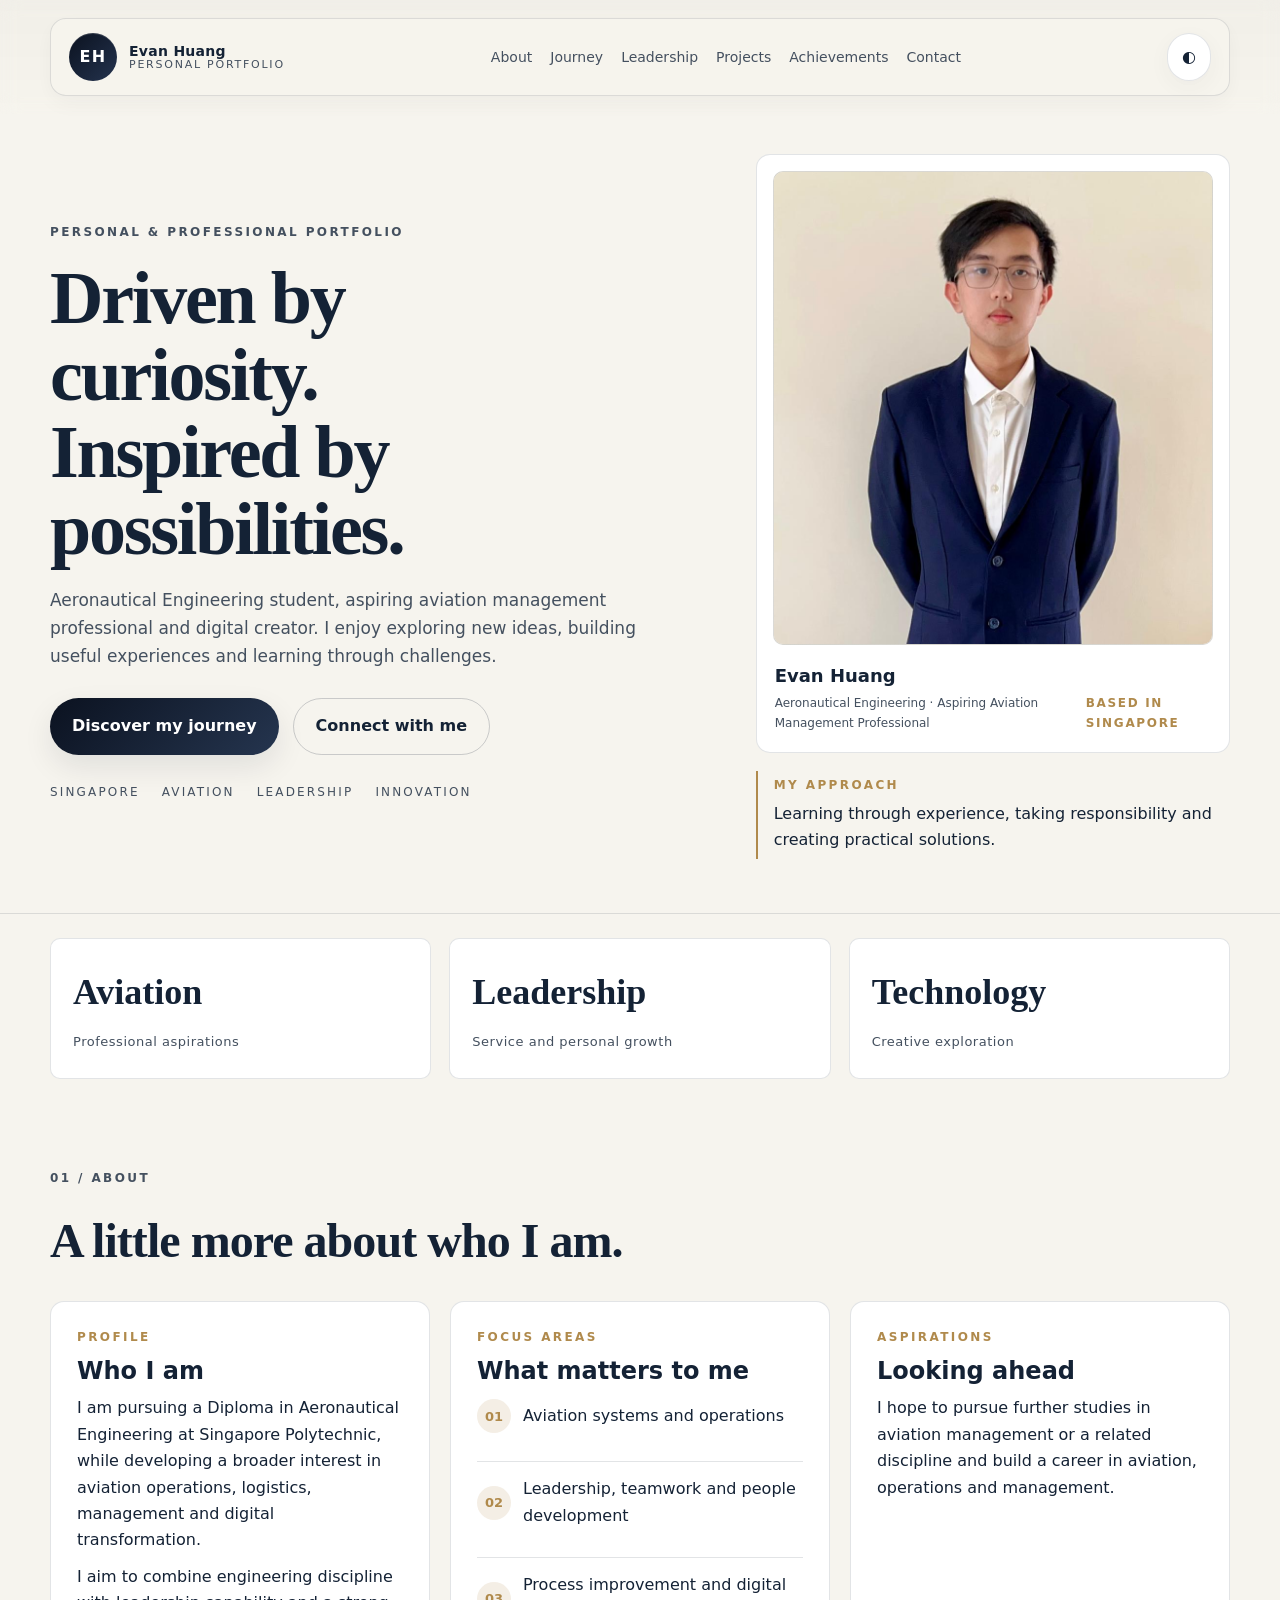
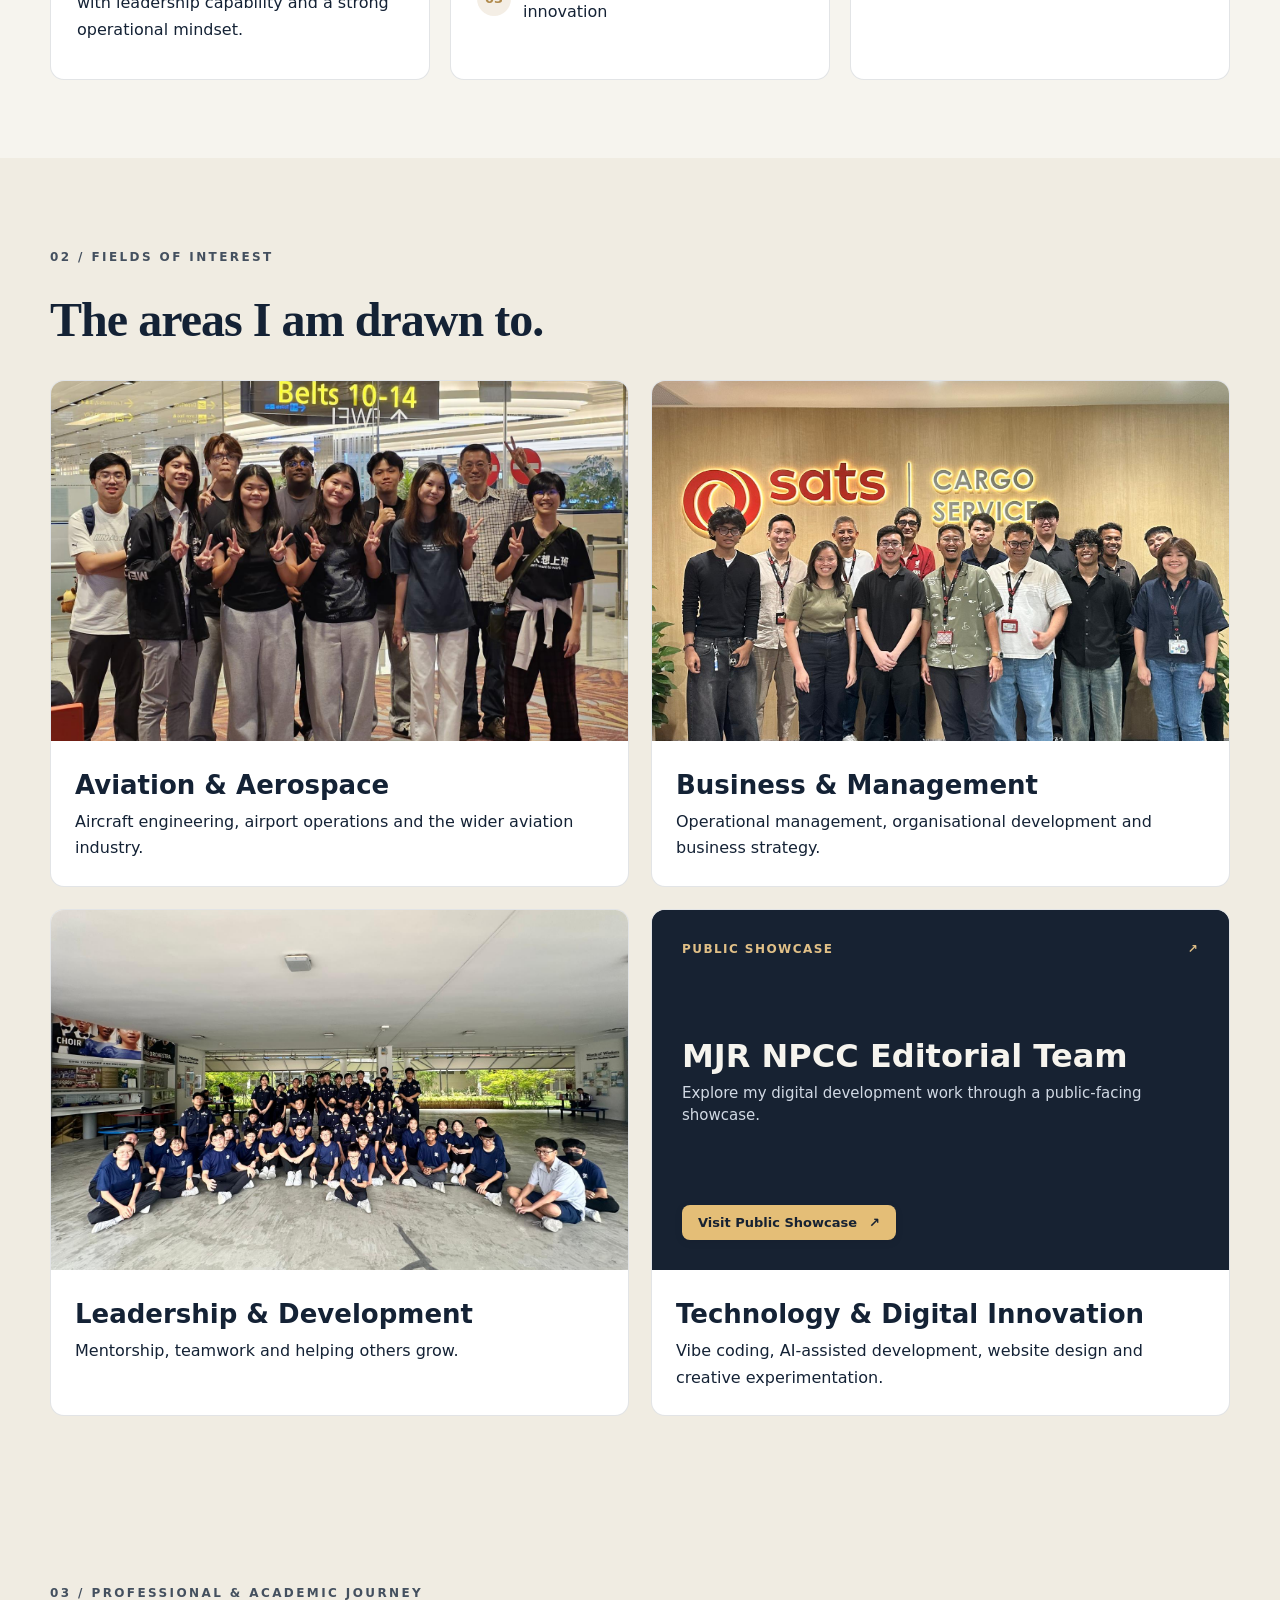
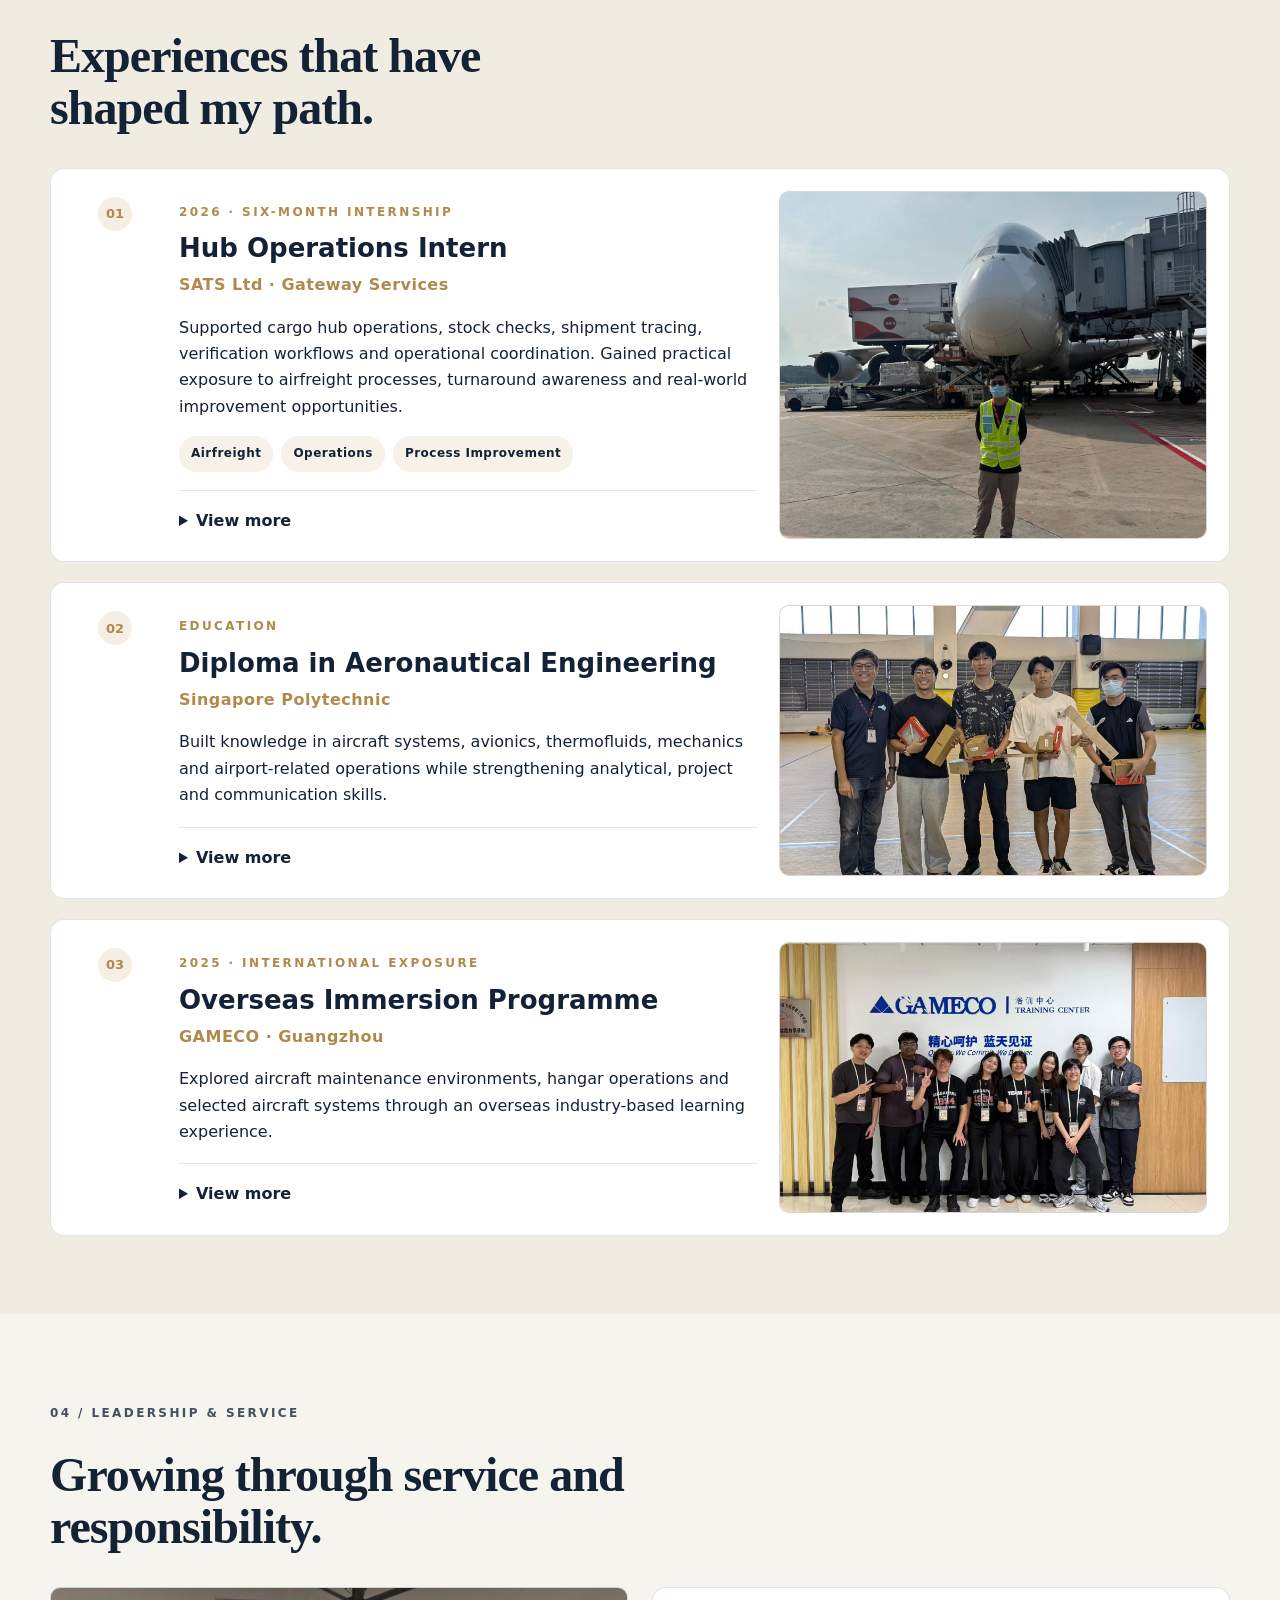
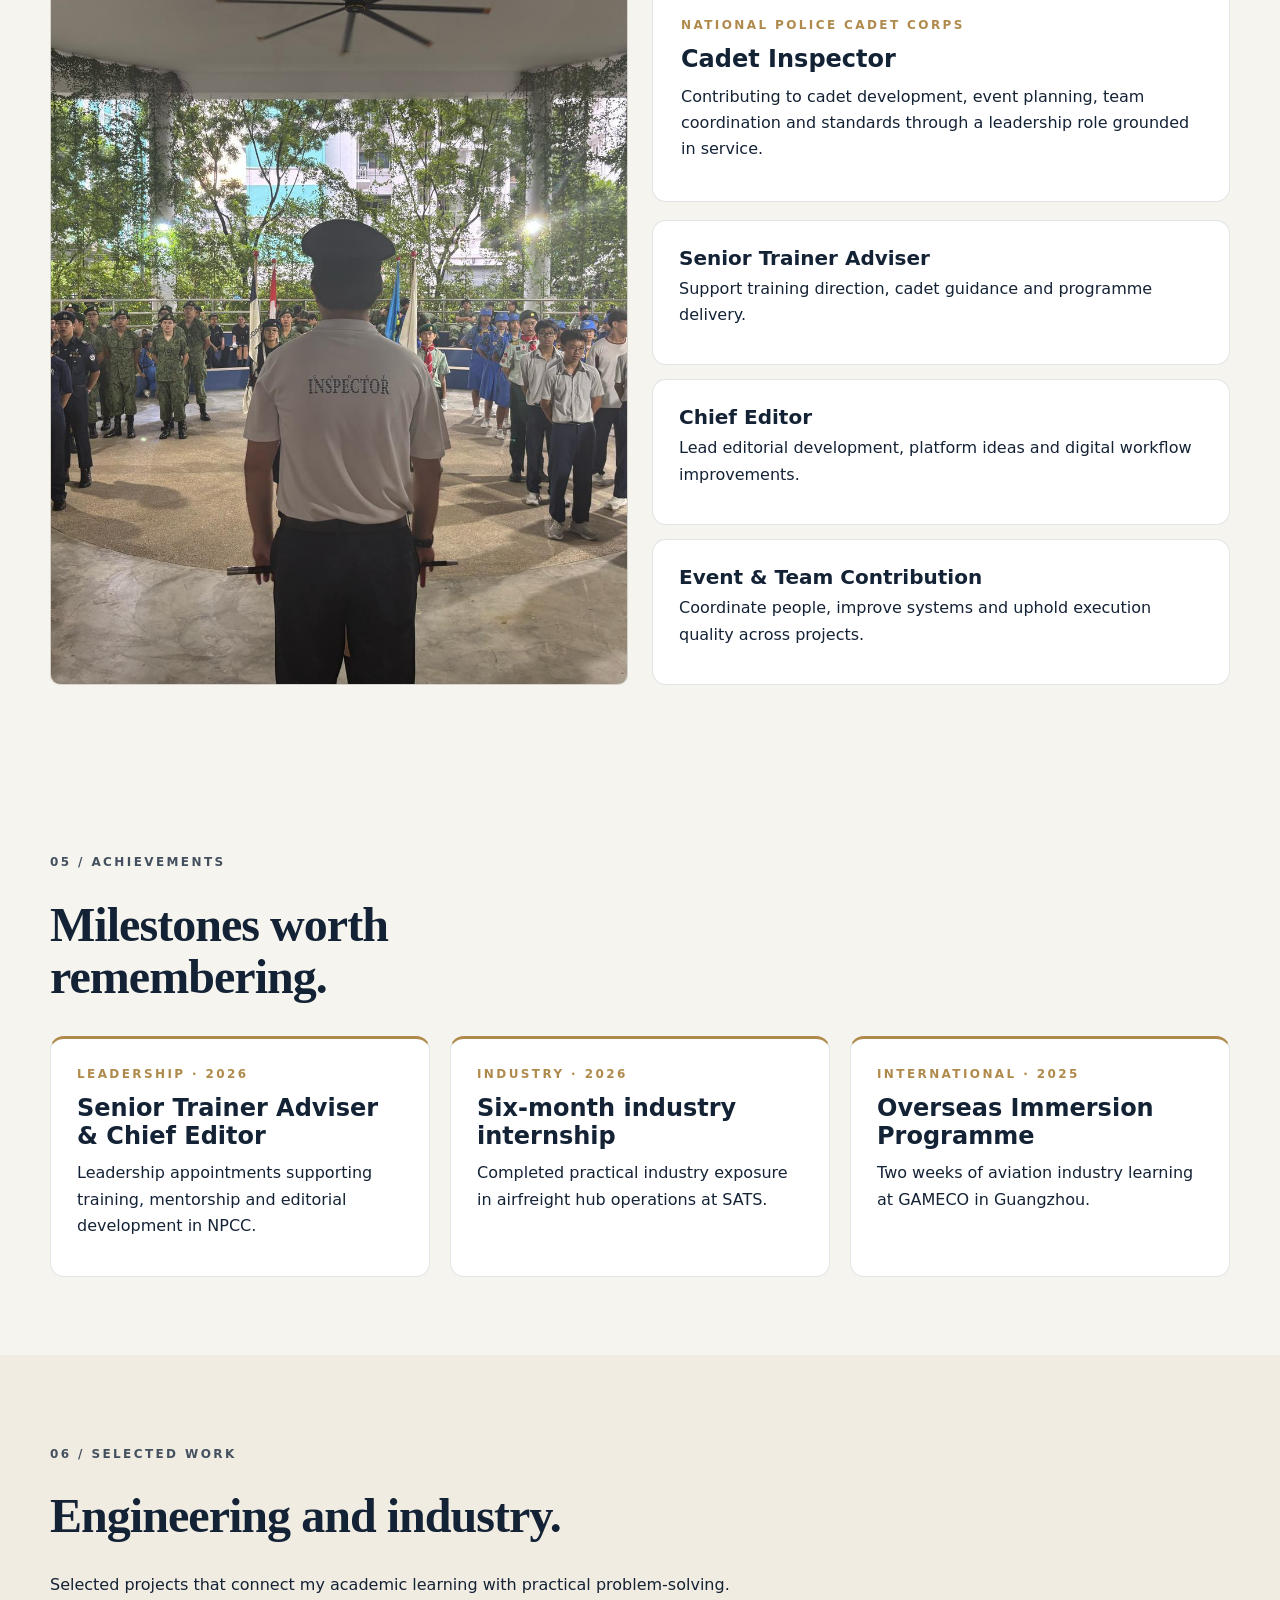
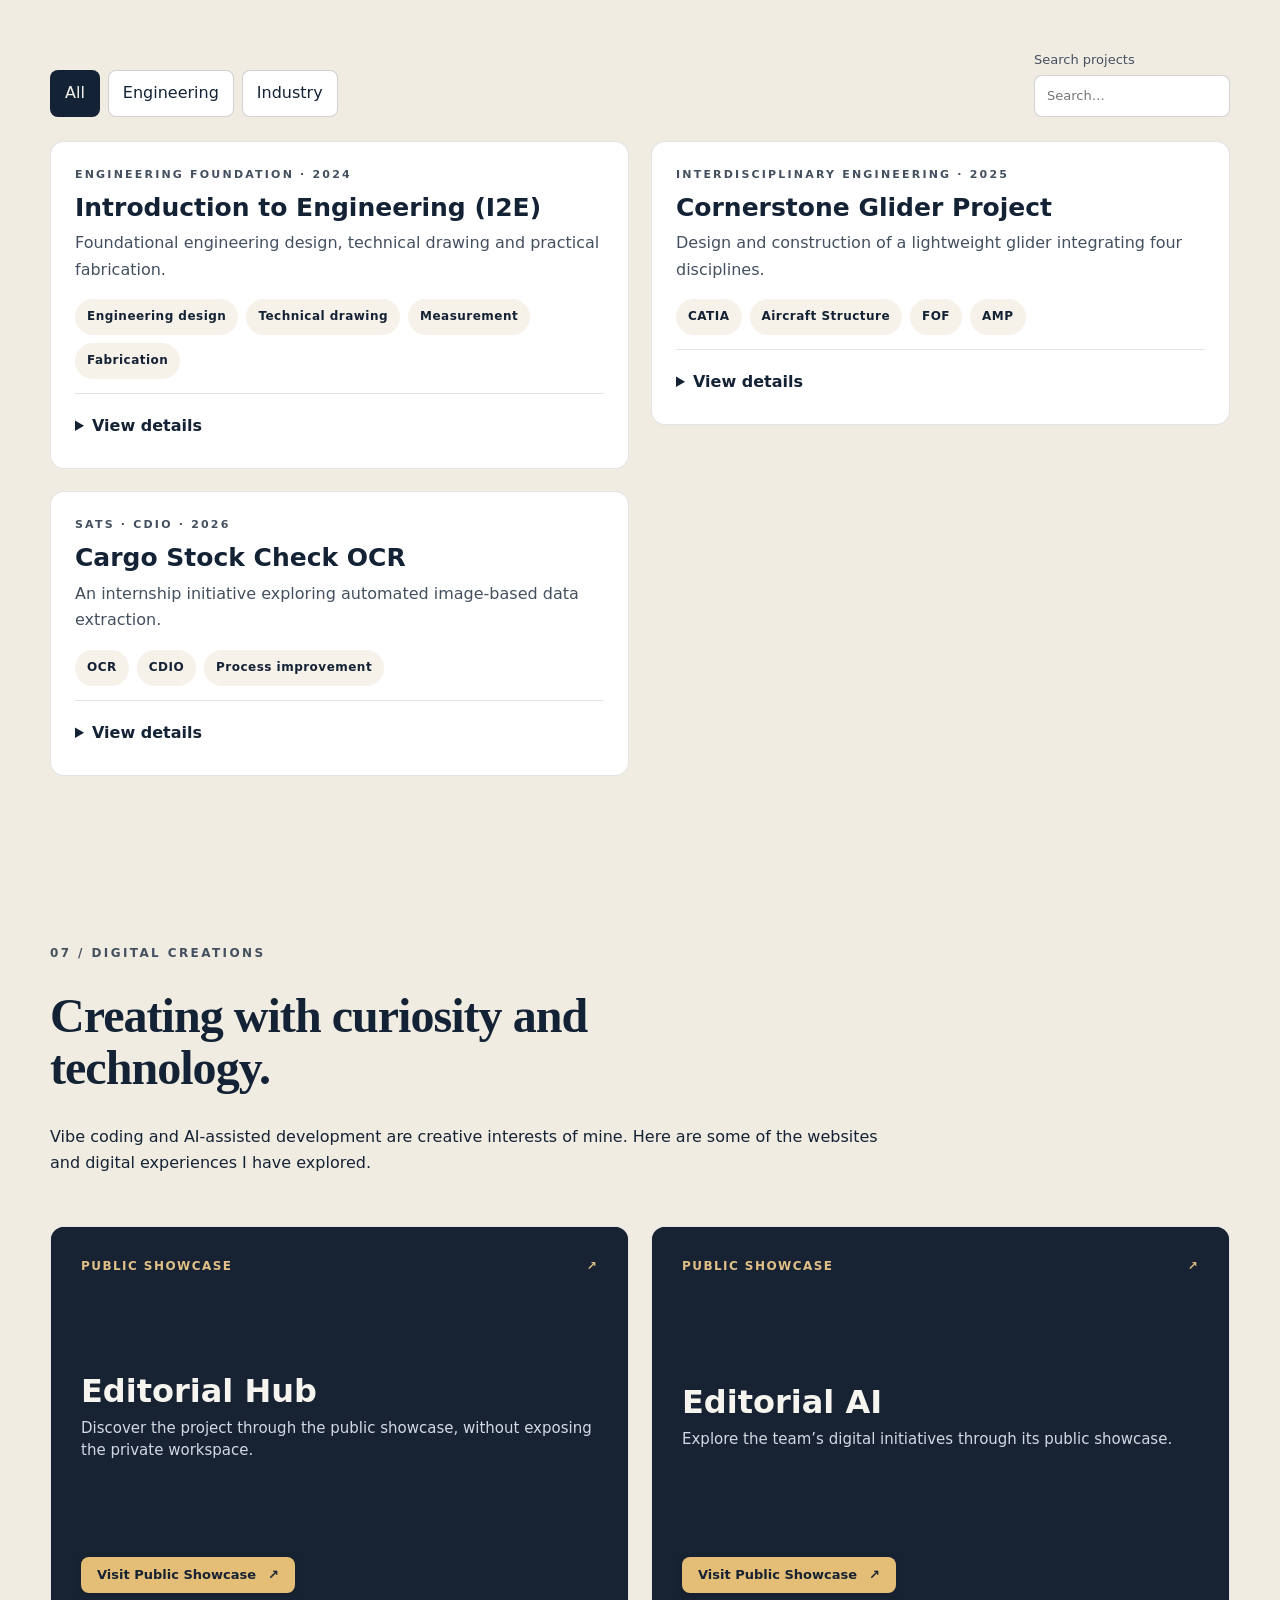
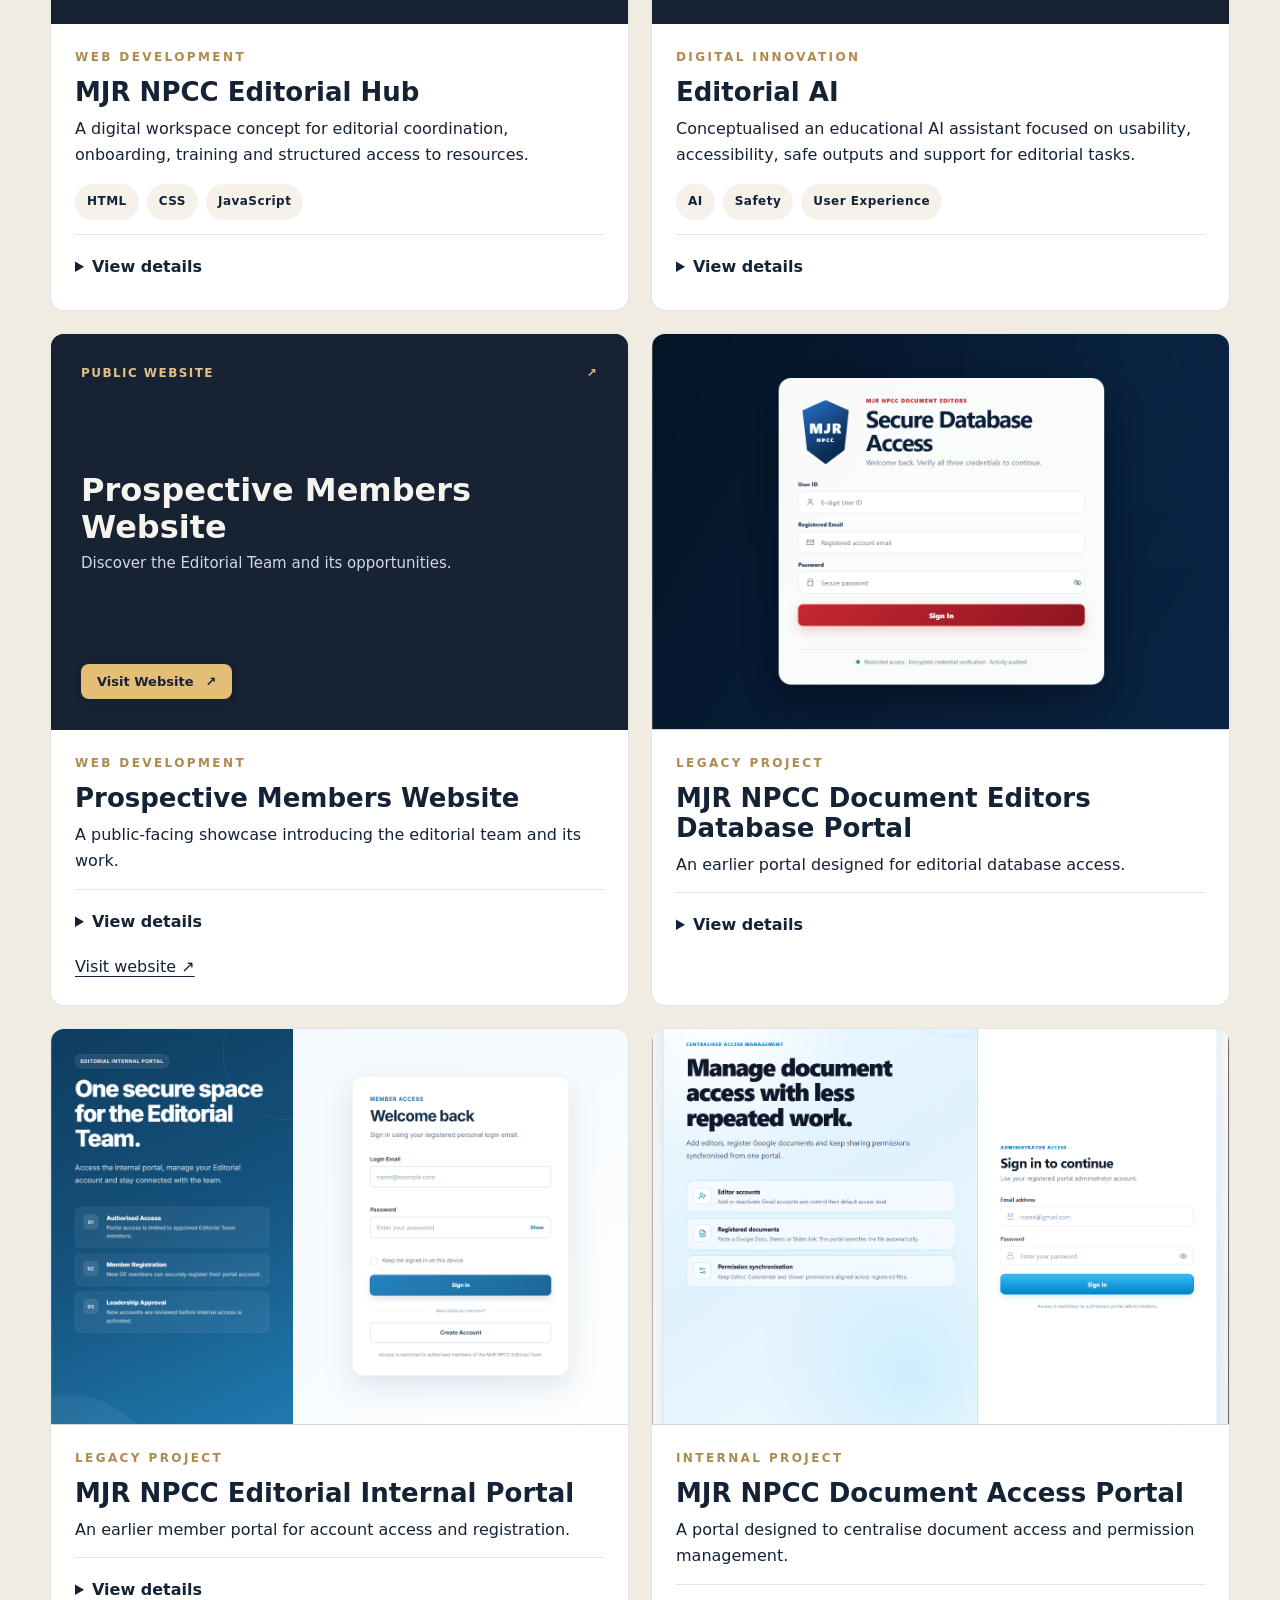
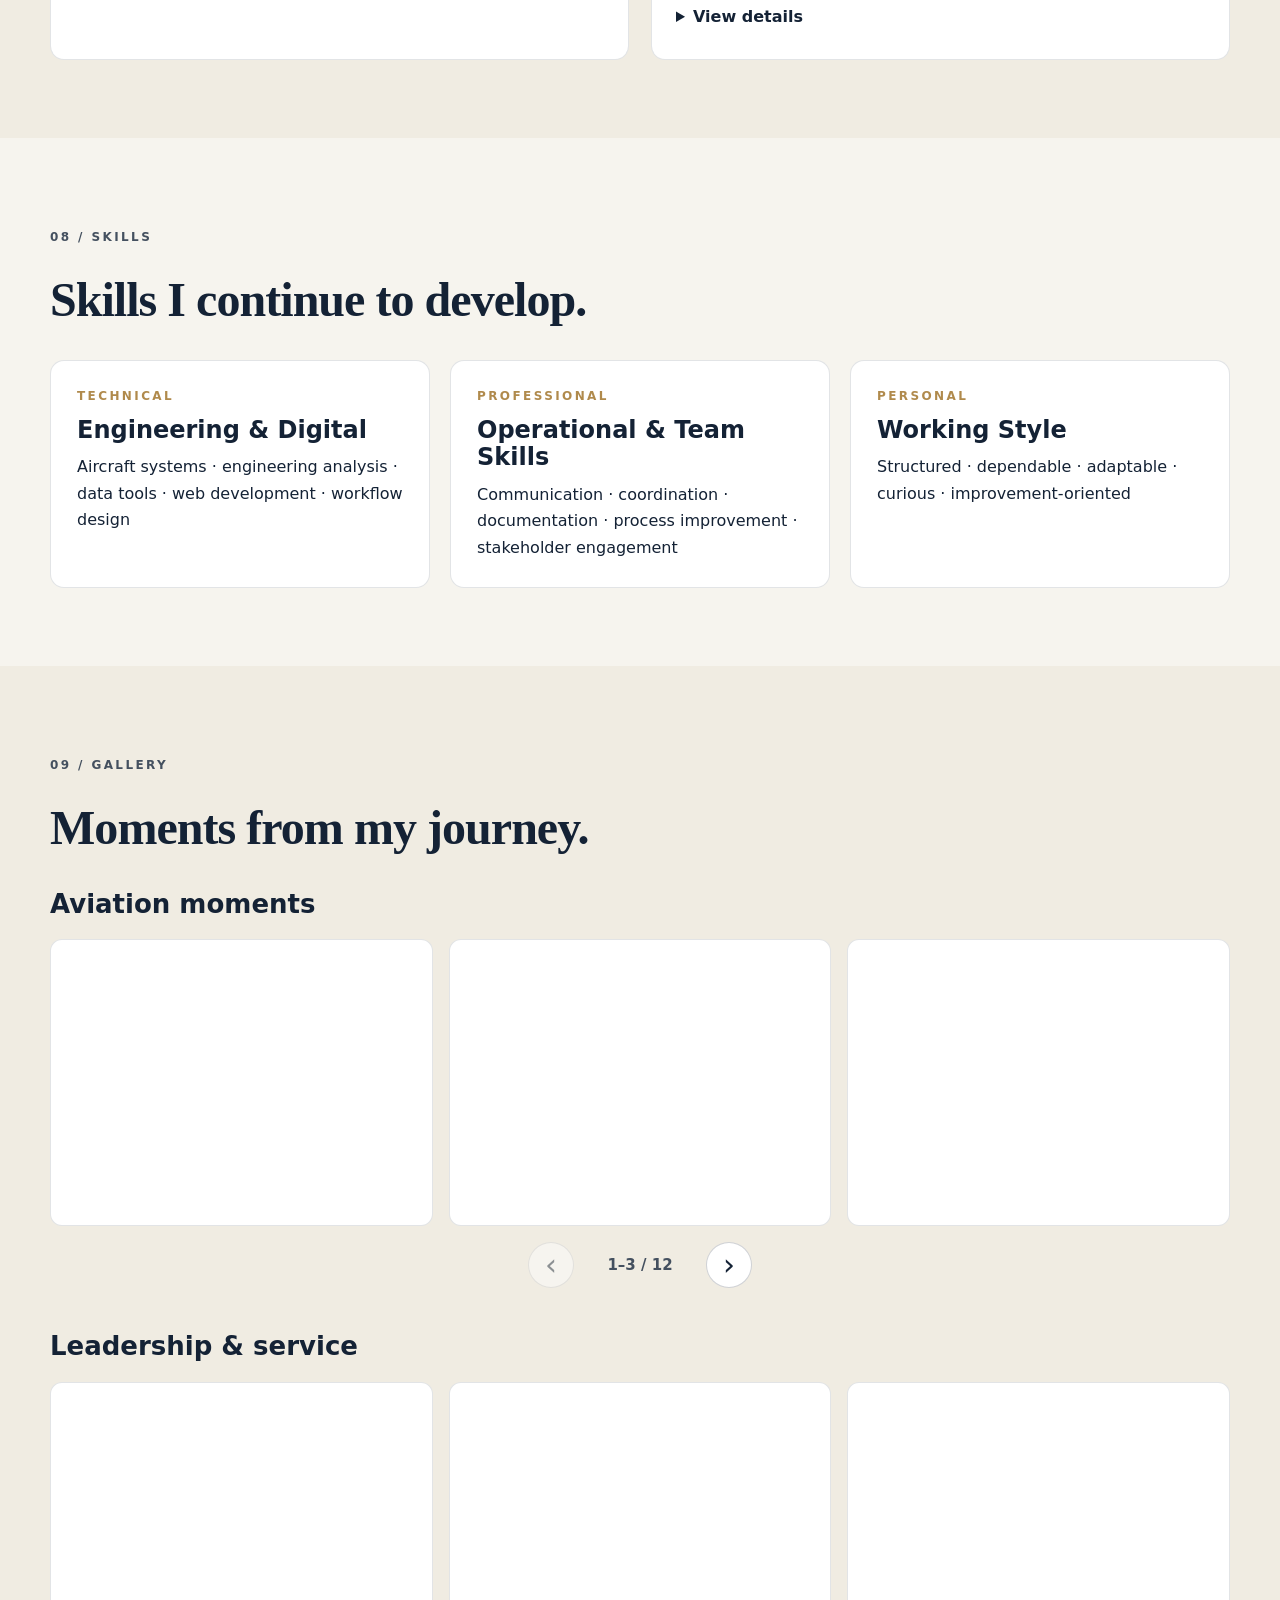
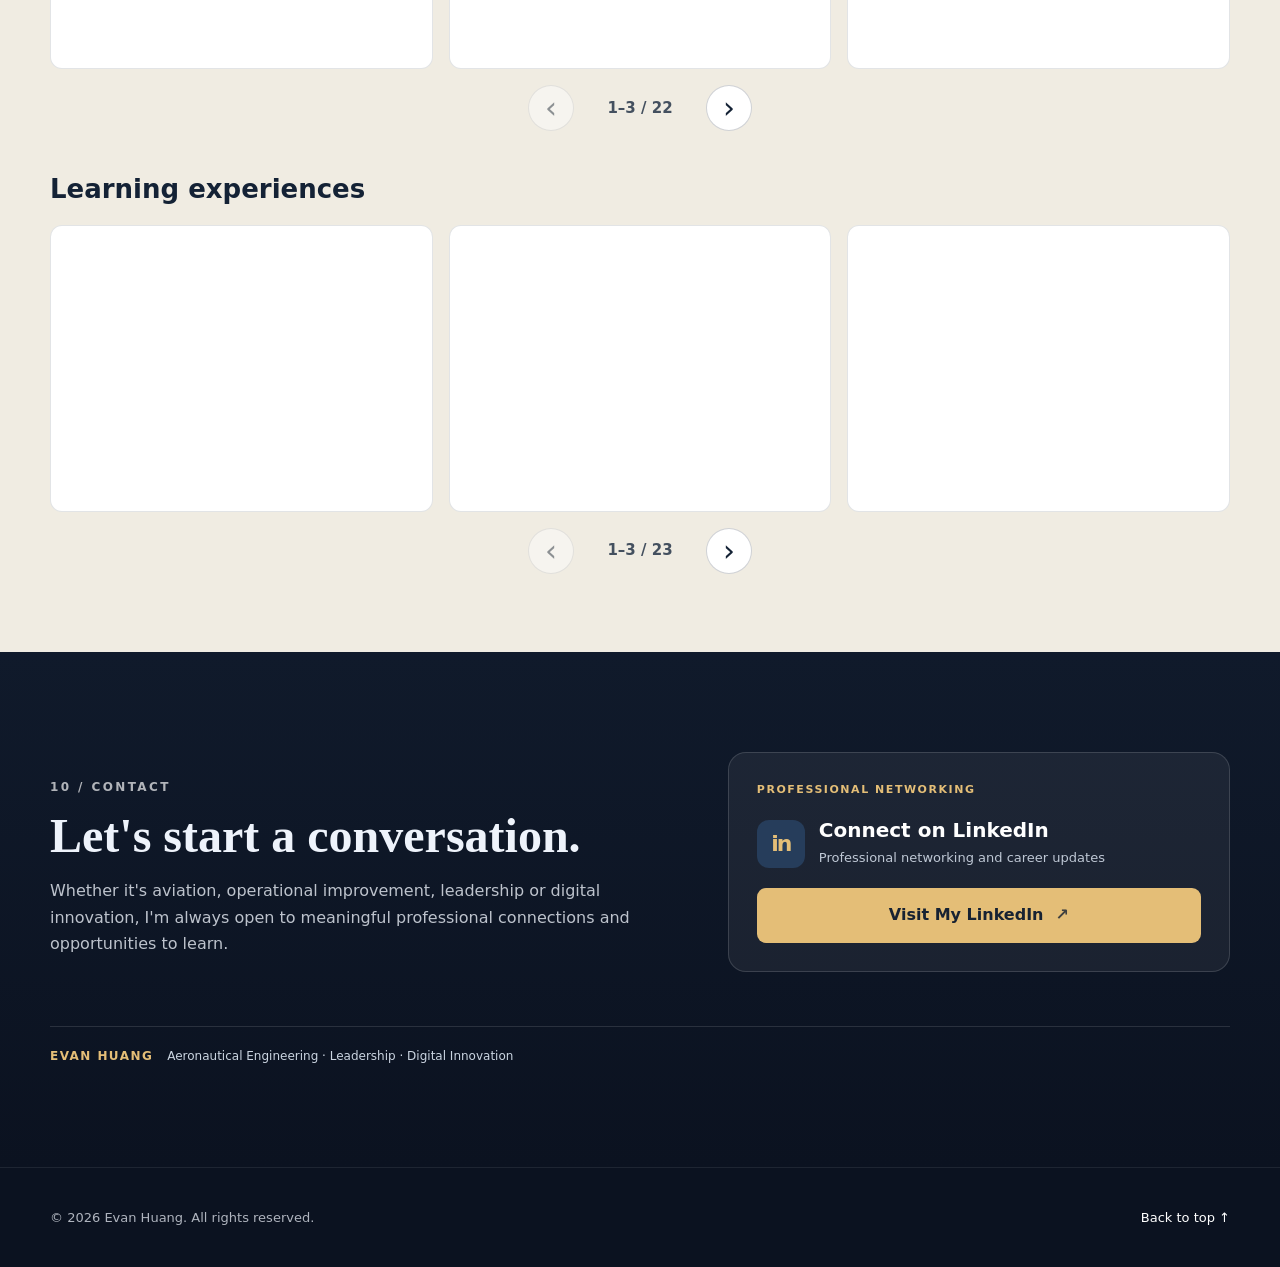
<file: index.html>
<!DOCTYPE html>

<html lang="en">
<head>
<meta charset="utf-8"/>
<meta content="width=device-width, initial-scale=1" name="viewport"/>
<meta content="A personal portfolio exploring aviation, leadership, achievements and digital creativity." name="description"/>
<meta content="#0b1220" name="theme-color"/>
<title>Personal Portfolio | Aviation, Leadership & Innovation</title>
<link href="style.css" rel="stylesheet"/>
<script defer="" src="script.js"></script>
</head>
<body>
<a class="skip-link" href="#main">Skip to content</a>
<header class="site-header" id="top">
<div class="shell header-bar">
<a aria-label="Go to home section" class="brand" href="#home">
<span class="brand-mark">EH</span>
<span class="brand-copy">
<strong data-name=""></strong>
<small>Personal Portfolio</small>
</span>
</a>
<button aria-controls="siteNav" aria-expanded="false" class="menu-toggle" id="menuToggle">Menu</button>
<nav aria-label="Primary navigation" class="site-nav" id="siteNav"><a href="#about">About</a><a href="#journey">Journey</a><a href="#leadership">Leadership</a><a href="#work">Projects</a><a href="#achievements">Achievements</a><a href="#contact">Contact</a></nav>
<div class="header-actions">
<button aria-label="Switch colour theme" aria-pressed="false" class="theme-toggle" id="themeToggle" title="Switch colour theme">◐</button>
</div>
</div>
</header>
<main id="main">
<section class="hero" id="home">
<div class="shell hero-grid">
<div class="hero-copy">
<p class="kicker">PERSONAL &amp; PROFESSIONAL PORTFOLIO</p>
<h1>Driven by curiosity. Inspired by possibilities.</h1>
<p class="hero-intro">Aeronautical Engineering student, aspiring aviation management professional and digital creator. I enjoy exploring new ideas, building useful experiences and learning through challenges.</p>
<div class="hero-actions">
<a class="button button-primary" href="#journey">Discover my journey</a>
<a class="button button-secondary" href="#contact" id="resumeLink">View résumé</a>
</div>
<div class="hero-footnote">
<span>SINGAPORE</span>
<span>AVIATION</span>
<span>LEADERSHIP</span>
<span>INNOVATION</span>
</div>
</div>
<div class="hero-panel">
<div class="portrait-card">
<div class="media portrait-media" data-photo="portrait">
<img alt="Professional portrait" hidden=""/>
<div class="media-placeholder">
<span>01 / PORTRAIT</span>
<strong>EH</strong>
<small>Professional headshot</small>
</div>
</div>
<div class="portrait-meta">
<div>
<p data-name=""></p>
<span>Aeronautical Engineering · Aspiring Aviation Management Professional</span>
</div>
<strong class="availability">Based in Singapore</strong>
</div>
</div>
<div class="hero-note"><p class="mini-label">My approach</p><p>Learning through experience, taking responsibility and creating practical solutions.</p></div>
</div>
</div>
</section>
<section class="impact-strip">
<div class="shell impact-grid"><article><strong>Aviation</strong><span>Professional aspirations</span></article><article><strong>Leadership</strong><span>Service and personal growth</span></article><article><strong>Technology</strong><span>Creative exploration</span></article></div>
</section>
<section class="section" id="about">
<div class="shell">
<div class="section-head reveal">
<p class="section-index">01 / ABOUT</p>
<h2>A little more about who I am.</h2>
</div>
<div class="about-grid">
<article class="card reveal">
<p class="mini-label">Profile</p>
<h3>Who I am</h3>
<p>
              I am pursuing a Diploma in Aeronautical Engineering at Singapore Polytechnic, while developing a broader interest
              in aviation operations, logistics, management and digital transformation.
            </p>
<p>
              I aim to combine engineering discipline with leadership capability and a strong operational mindset.
            </p>
</article>
<article class="card reveal">
<p class="mini-label">Focus Areas</p>
<h3>What matters to me</h3>
<ul class="focus-list">
<li><span>01</span> Aviation systems and operations</li>
<li><span>02</span> Leadership, teamwork and people development</li>
<li><span>03</span> Process improvement and digital innovation</li>
</ul>
</article>
<article class="card reveal">
<p class="mini-label">Aspirations</p>
<h3>Looking ahead</h3>
<p>I hope to pursue further studies in aviation management or a related discipline and build a career in aviation, operations and management.</p>
</article>
</div>
</div>
</section><section class="section alt-section" id="interests"><div class="shell"><div class="section-head reveal"><p class="section-index">02 / FIELDS OF INTEREST</p><h2>The areas I am drawn to.</h2></div><div class="interest-grid"><article class="card interest-card reveal"><div class="media gallery-media" data-photo="aviation"><img alt="Aviation &amp; Aerospace" hidden=""/><div class="media-placeholder"><span>FIELD OF INTEREST</span><small>Photograph to be added</small></div></div><div class="project-body"><h3>Aviation &amp; Aerospace</h3><p>Aircraft engineering, airport operations and the wider aviation industry.</p></div></article><article class="card interest-card reveal"><div class="media gallery-media" data-photo="business"><img alt="Business &amp; Management" hidden=""/><div class="media-placeholder"><span>FIELD OF INTEREST</span><small>Photograph to be added</small></div></div><div class="project-body"><h3>Business &amp; Management</h3><p>Operational management, organisational development and business strategy.</p></div></article><article class="card interest-card reveal"><div class="media gallery-media" data-photo="people"><img alt="Leadership &amp; Development" hidden=""/><div class="media-placeholder"><span>FIELD OF INTEREST</span><small>Photograph to be added</small></div></div><div class="project-body"><h3>Leadership &amp; Development</h3><p>Mentorship, teamwork and helping others grow.</p></div></article><article class="card interest-card reveal"><div class="media gallery-media safe-preview"><a class="showcase-preview" href="https://mjr-npcc-editorial-hub-showcase.netlify.app/" rel="noopener noreferrer" target="_blank"><span class="preview-top"><span>PUBLIC SHOWCASE</span><span aria-hidden="true">↗</span></span><span class="preview-copy"><strong>MJR NPCC Editorial Team</strong><span>Explore my digital development work through a public-facing showcase.</span></span><span class="preview-bottom"><span class="preview-action">Visit Public Showcase <span aria-hidden="true">↗</span></span></span></a></div><div class="project-body"><h3>Technology &amp; Digital Innovation</h3><p>Vibe coding, AI-assisted development, website design and creative experimentation.</p></div></article></div></div></section>
<section class="section alt-section" id="journey">
<div class="shell">
<div class="section-head reveal">
<p class="section-index">03 / PROFESSIONAL &amp; ACADEMIC JOURNEY</p>
<h2>Experiences that have shaped my path.</h2>
</div>
<div class="timeline">
<article class="timeline-item reveal">
<div class="timeline-mark">
<span>01</span>
</div>
<div class="timeline-copy">
<p class="mini-label">2026 · Six-month internship</p>
<h3>Hub Operations Intern</h3>
<p class="organisation">SATS Ltd · Gateway Services</p>
<p>
                Supported cargo hub operations, stock checks, shipment tracing, verification workflows and operational coordination.
                Gained practical exposure to airfreight processes, turnaround awareness and real-world improvement opportunities.
              </p>
<div class="tag-row">
<span>Airfreight</span>
<span>Operations</span>
<span>Process Improvement</span>
</div>
<details class="more"><summary>View more</summary><p>During my six-month internship, I supported cargo stock checks, shipment tracing and verification, and operational coordination. My CDIO project explored OCR as a practical way to reduce repetitive manual work.</p></details></div>
<div class="timeline-media media" data-photo="sats">
<img alt="SATS internship image" hidden=""/>
<div class="media-placeholder">
<span>02 / INTERNSHIP</span>
<small>Operations photograph</small>
</div>
</div>
</article>
<article class="timeline-item reveal">
<div class="timeline-mark">
<span>02</span>
</div>
<div class="timeline-copy">
<p class="mini-label">Education</p>
<h3>Diploma in Aeronautical Engineering</h3>
<p class="organisation">Singapore Polytechnic</p>
<p>
                Built knowledge in aircraft systems, avionics, thermofluids, mechanics and airport-related operations while strengthening
                analytical, project and communication skills.
              </p>
<details class="more"><summary>View more</summary><p>My studies include aircraft systems, avionics, structures, propulsion, engineering analysis and airport operations. Practical work includes CAD modelling, laboratory experiments and a glider design project.</p></details></div>
<div class="timeline-media media" data-photo="education">
<img alt="Education image" hidden=""/>
<div class="media-placeholder">
<span>03 / EDUCATION</span>
<small>Campus visual</small>
</div>
</div>
</article>
<article class="timeline-item reveal">
<div class="timeline-mark">
<span>03</span>
</div>
<div class="timeline-copy">
<p class="mini-label">2025 · International exposure</p>
<h3>Overseas Immersion Programme</h3>
<p class="organisation">GAMECO · Guangzhou</p>
<p>
                Explored aircraft maintenance environments, hangar operations and selected aircraft systems through an overseas industry-based
                learning experience.
              </p>
<details class="more"><summary>View more</summary><p>The two-week programme in 2025 included exposure to aircraft maintenance hangars, aircraft systems, cockpit environments and engine and wheel maintenance facilities.</p></details></div>
<div class="timeline-media media" data-photo="gameco">
<img alt="GAMECO immersion image" hidden=""/>
<div class="media-placeholder">
<span>04 / GLOBAL EXPOSURE</span>
<small>Industry immersion</small>
</div>
</div>
</article>
</div>
</div>
</section>
<section class="section" id="leadership">
<div class="shell">
<div class="section-head reveal">
<p class="section-index">04 / LEADERSHIP &amp; SERVICE</p>
<h2>Growing through service and responsibility.</h2>
</div>
<div class="leadership-layout">
<div class="media leadership-main reveal" data-photo="leadership">
<img alt="Leadership photograph" hidden=""/>
<div class="media-placeholder">
<span>05 / LEADERSHIP</span>
<small>Leadership image</small>
</div>
</div>
<div class="leadership-copy reveal">
<article class="card emphasis-card">
<p class="mini-label">National Police Cadet Corps</p>
<h3>Cadet Inspector</h3>
<p>
                Contributing to cadet development, event planning, team coordination and standards through a leadership role grounded in service.
              </p>
</article>
<div class="role-list">
<article class="card role-card">
<h4>Senior Trainer Adviser</h4>
<p>Support training direction, cadet guidance and programme delivery.</p>
</article>
<article class="card role-card">
<h4>Chief Editor</h4>
<p>Lead editorial development, platform ideas and digital workflow improvements.</p>
</article>
<article class="card role-card">
<h4>Event &amp; Team Contribution</h4>
<p>Coordinate people, improve systems and uphold execution quality across projects.</p>
</article>
</div>
</div>
</div>
</div>
</section><section class="section" id="achievements"><div class="shell"><div class="section-head reveal"><p class="section-index">05 / ACHIEVEMENTS</p><h2>Milestones worth remembering.</h2></div><div class="achievement-grid"><article class="card reveal"><p class="mini-label">Leadership · 2026</p><h3>Senior Trainer Adviser &amp; Chief Editor</h3><p>Leadership appointments supporting training, mentorship and editorial development in NPCC.</p></article><article class="card reveal"><p class="mini-label">Industry · 2026</p><h3>Six-month industry internship</h3><p>Completed practical industry exposure in airfreight hub operations at SATS.</p></article><article class="card reveal"><p class="mini-label">International · 2025</p><h3>Overseas Immersion Programme</h3><p>Two weeks of aviation industry learning at GAMECO in Guangzhou.</p></article></div><div class="certificate-area reveal" hidden="" id="certificateArea"><h3>Awards &amp; certifications</h3><div class="gallery-grid" id="certificateGrid"></div></div></div></section>
<section class="section alt-section" id="work"><div class="shell"><div class="section-head"><p class="section-index">06 / SELECTED WORK</p><h2>Engineering and industry.</h2><p>Selected projects that connect my academic learning with practical problem-solving.</p></div><div class="archive-toolbar"><div aria-label="Project categories" class="filter-group"><button aria-pressed="true" data-filter="all" type="button">All</button><button aria-pressed="false" data-filter="engineering" type="button">Engineering</button><button aria-pressed="false" data-filter="industry" type="button">Industry</button></div><label class="search-label">Search projects <input id="projectSearch" placeholder="Search…" type="search"/></label></div><div class="project-grid" id="workGrid"></div><p hidden="" id="noProjects">No matching projects.</p></div></section><section class="section alt-section" id="projects">
<div class="shell">
<div class="section-head reveal">
<p class="section-index">07 / DIGITAL CREATIONS</p>
<h2>Creating with curiosity and technology.</h2>
<p>Vibe coding and AI-assisted development are creative interests of mine. Here are some of the websites and digital experiences I have explored.</p></div>
<div class="project-grid">
<article class="project-card card reveal">
<div class="media safe-preview"><a class="showcase-preview" href="https://mjr-npcc-editorial-hub-showcase.netlify.app/" rel="noopener noreferrer" target="_blank"><span class="preview-top"><span>PUBLIC SHOWCASE</span><span aria-hidden="true">↗</span></span><span class="preview-copy"><strong>Editorial Hub</strong><span>Discover the project through the public showcase, without exposing the private workspace.</span></span><span class="preview-bottom"><span class="preview-action">Visit Public Showcase <span aria-hidden="true">↗</span></span></span></a></div>
<div class="project-body">
<p class="mini-label">Web Development</p>
<h3>MJR NPCC Editorial Hub</h3>
<p>
                A digital workspace concept for editorial coordination, onboarding, training and structured access to resources.
              </p>
<div class="tag-row">
<span>HTML</span>
<span>CSS</span>
<span>JavaScript</span>
</div>
<details class="more">
<summary>View details</summary>
<p>
                  Focused on improving user flow, access structure and the overall member experience within a private organisational environment.
                </p>
</details>
</div>
</article>
<article class="project-card card reveal">
<div class="media safe-preview"><a class="showcase-preview" href="https://mjr-npcc-editorial-hub-showcase.netlify.app/" rel="noopener noreferrer" target="_blank"><span class="preview-top"><span>PUBLIC SHOWCASE</span><span aria-hidden="true">↗</span></span><span class="preview-copy"><strong>Editorial AI</strong><span>Explore the team’s digital initiatives through its public showcase.</span></span><span class="preview-bottom"><span class="preview-action">Visit Public Showcase <span aria-hidden="true">↗</span></span></span></a></div>
<div class="project-body">
<p class="mini-label">Digital Innovation</p>
<h3>Editorial AI</h3>
<p>
                Conceptualised an educational AI assistant focused on usability, accessibility, safe outputs and support for editorial tasks.
              </p>
<div class="tag-row">
<span>AI</span>
<span>Safety</span>
<span>User Experience</span>
</div>
<details class="more">
<summary>View details</summary>
<p>
                  The initiative emphasised responsible use, customisation and a structured, approachable interface for young users.
                </p>
</details>
</div>
</article>
<article class="project-card card"><div class="media safe-preview"><a class="showcase-preview" href="https://mjr-npcc-de-prospective-website.netlify.app/" rel="noopener noreferrer" target="_blank"><span class="preview-top">PUBLIC WEBSITE <span>↗</span></span><span class="preview-copy"><strong>Prospective Members Website</strong><span>Discover the Editorial Team and its opportunities.</span></span><span class="preview-bottom"><span class="preview-action">Visit Website <span aria-hidden="true">↗</span></span></span></a></div><div class="project-body"><p class="mini-label">Web development</p><h3>Prospective Members Website</h3><p>A public-facing showcase introducing the editorial team and its work.</p><details class="more"><summary>View details</summary><p>Designed to communicate the team's purpose and opportunities while separating public information from private operational content.</p></details><a class="text-link" href="https://mjr-npcc-de-prospective-website.netlify.app/" rel="noopener noreferrer" target="_blank">Visit website ↗</a></div></article><article class="project-card card"><div class="media portal-media" data-photo="database"><img alt="MJR NPCC Document Editors Database Portal login interface" hidden=""/><div class="media-placeholder"><span>INTERFACE PREVIEW</span></div></div><div class="project-body"><p class="mini-label">Legacy project</p><h3>MJR NPCC Document Editors Database Portal</h3><p>An earlier portal designed for editorial database access.</p><details class="more"><summary>View details</summary><p>Login interface shown for design documentation. Internal screens are not published.</p></details></div></article><article class="project-card card"><div class="media portal-media" data-photo="internal"><img alt="MJR NPCC Editorial Internal Portal login interface" hidden=""/><div class="media-placeholder"><span>INTERFACE PREVIEW</span></div></div><div class="project-body"><p class="mini-label">Legacy project</p><h3>MJR NPCC Editorial Internal Portal</h3><p>An earlier member portal for account access and registration.</p><details class="more"><summary>View details</summary><p>Login interface shown for design documentation. Internal screens are not published.</p></details></div></article><article class="project-card card"><div class="media portal-media" data-photo="access"><img alt="MJR NPCC Document Access Portal login interface" hidden=""/><div class="media-placeholder"><span>INTERFACE PREVIEW</span></div></div><div class="project-body"><p class="mini-label">Internal project</p><h3>MJR NPCC Document Access Portal</h3><p>A portal designed to centralise document access and permission management.</p><details class="more"><summary>View details</summary><p>Login interface shown for design documentation. Internal screens are not published.</p></details></div></article></div>
</div>
</section>
<section class="section" id="capabilities">
<div class="shell">
<div class="section-head reveal">
<p class="section-index">08 / SKILLS</p>
<h2>Skills I continue to develop.</h2>
</div>
<div class="capability-grid">
<article class="card reveal">
<p class="mini-label">Technical</p>
<h3>Engineering &amp; Digital</h3>
<p>Aircraft systems · engineering analysis · data tools · web development · workflow design</p>
</article>
<article class="card reveal">
<p class="mini-label">Professional</p>
<h3>Operational &amp; Team Skills</h3>
<p>Communication · coordination · documentation · process improvement · stakeholder engagement</p>
</article>
<article class="card reveal">
<p class="mini-label">Personal</p>
<h3>Working Style</h3>
<p>Structured · dependable · adaptable · curious · improvement-oriented</p>
</article>
</div>
</div>
</section><section class="section alt-section" id="gallery"><div class="shell"><div class="section-head reveal"><p class="section-index">09 / GALLERY</p><h2>Moments from my journey.</h2></div><div class="gallery-category-stack"><div class="collection" data-gallery="aviationGallery" hidden=""><div class="collection-head"><h4>Aviation moments</h4></div></div><div class="collection" data-gallery="leadershipGallery" hidden=""><div class="collection-head"><h4>Leadership &amp; service</h4></div></div><div class="collection" data-gallery="learningGallery" hidden=""><div class="collection-head"><h4>Learning experiences</h4></div></div></div></div></section>
<section class="contact-section" id="contact">
<div class="shell contact-grid contact-grid-refined">
  <div class="contact-copy reveal">
    <p class="section-index light">10 / CONTACT</p>
    <h2>Let's start a conversation.</h2>
    <p>Whether it's aviation, operational improvement, leadership or digital innovation, I'm always open to meaningful professional connections and opportunities to learn.</p>
  </div>
  <div class="contact-panel card reveal contact-panel-refined">
    <p class="mini-label">PROFESSIONAL NETWORKING</p>
    <div class="contact-network-title"><span class="contact-network-icon" aria-hidden="true">in</span><div><h3>Connect on LinkedIn</h3><p>Professional networking and career updates</p></div></div>
    <div class="contact-links">
      <a class="contact-action" hidden="" id="linkedinLink">Visit My LinkedIn <span aria-hidden="true">↗</span></a>
      <a hidden="" id="emailLink">Email <span aria-hidden="true">↗</span></a>
      <a hidden="" id="resumePanelLink">Résumé <span aria-hidden="true">↗</span></a>
      <p id="contactFallback">Contact details will be available when added.</p>
    </div>
  </div>
</div>
<div class="shell contact-signature"><span data-name="" data-uppercase-name=""></span><span>Aeronautical Engineering · Leadership · Digital Innovation</span></div>
</section>
</main>
<footer class="site-footer">
<div class="shell footer-bar">
<p>© <span id="currentYear"></span> <span data-name=""></span>. All rights reserved.</p>
<a href="#home">Back to top ↑</a>
</div>
</footer>
<dialog aria-label="Photograph viewer" id="photoViewer"><div class="viewer-top"><span id="viewerCounter"></span><button aria-label="Close photograph viewer" id="viewerClose" type="button">Close ×</button></div><div class="viewer-stage"><button aria-label="Previous photograph" id="viewerPrev" type="button">←</button><img alt="" id="viewerImage"/><button aria-label="Next photograph" id="viewerNext" type="button">→</button></div><p id="viewerCaption"></p></dialog></body>
</html>
</file>
<file: style.css>
:root{
  --bg:#f6f4ee;
  --bg-elev:#ffffff;
  --bg-soft:#f0ece2;
  --ink:#142235;
  --ink-soft:#44505f;
  --line:rgba(20,34,53,.12);
  --line-strong:rgba(20,34,53,.2);
  --nav-bg:rgba(246,244,238,.78);
  --accent:#b08a4c;
  --accent-2:#caa56d;
  --dark:#0b1220;
  --dark-2:#111b2f;
  --light:#f9f7f1;
  --shadow:0 18px 45px rgba(15,23,42,.08);
  --shadow-strong:0 26px 70px rgba(15,23,42,.12);
  --radius-lg:28px;
  --radius-md:18px;
  --radius-sm:12px;
  --hero-gradient:radial-gradient(circle at top right, rgba(203,168,104,.22), transparent 34%), linear-gradient(180deg,#f8f6ef 0%,#f3efe5 100%);
}
body.dark{
  --bg:#0b1220;
  --bg-elev:#121c30;
  --bg-soft:#0f1828;
  --ink:#eef3fb;
  --ink-soft:#b7c0cf;
  --line:rgba(255,255,255,.09);
  --line-strong:rgba(255,255,255,.18);
  --nav-bg:rgba(11,18,32,.78);
  --accent:#d1a866;
  --accent-2:#e1c087;
  --dark:#f8f8f8;
  --dark-2:#ffffff;
  --light:#111b2f;
  --shadow:0 18px 45px rgba(0,0,0,.24);
  --shadow-strong:0 26px 70px rgba(0,0,0,.34);
  --hero-gradient:radial-gradient(circle at top right, rgba(209,168,102,.18), transparent 34%), linear-gradient(180deg,#0d1526 0%,#0b1220 100%);
}
*{box-sizing:border-box}
html{scroll-behavior:smooth}
body{
  margin:0;
  font-family:Inter, ui-sans-serif, system-ui, -apple-system, BlinkMacSystemFont, "Segoe UI", sans-serif;
  color:var(--ink);
  background:var(--bg);
  line-height:1.65;
  -webkit-font-smoothing:antialiased;
  text-rendering:optimizeLegibility;
}
a{color:inherit;text-decoration:none}
img{display:block;max-width:100%}
button,input,select{font:inherit}
button{cursor:pointer}
code{font-family:ui-monospace,SFMono-Regular,Consolas,monospace}
.shell{width:min(1180px, calc(100% - 48px));margin-inline:auto}
.skip-link{
  position:absolute;left:-999px;top:auto;width:1px;height:1px;overflow:hidden
}
.skip-link:focus{
  left:16px;top:16px;width:auto;height:auto;padding:10px 14px;z-index:100;background:var(--bg-elev);border:1px solid var(--line-strong)
}
.site-header{
  position:sticky;top:0;z-index:50;padding:18px 0;background:linear-gradient(to bottom, rgba(0,0,0,.02), rgba(0,0,0,0));backdrop-filter:saturate(120%) blur(10px)
}
.header-bar{
  display:grid;grid-template-columns:auto 1fr auto;gap:20px;align-items:center;padding:14px 18px;background:var(--nav-bg);border:1px solid var(--line);border-radius:999px;box-shadow:var(--shadow)
}
.brand{display:flex;align-items:center;gap:12px;min-width:0}
.brand-mark{
  width:48px;height:48px;border-radius:50%;display:grid;place-items:center;font-weight:800;letter-spacing:.08em;background:linear-gradient(135deg,var(--dark),#24334e);color:white;box-shadow:inset 0 1px 0 rgba(255,255,255,.15)
}
body.dark .brand-mark{background:linear-gradient(135deg,#f0f2f6,#c0c9d8);color:#0b1220}
.brand-copy{display:flex;flex-direction:column;line-height:1.15}
.brand-copy strong{font-size:14px;letter-spacing:.02em}
.brand-copy small{font-size:11px;text-transform:uppercase;letter-spacing:.16em;color:var(--ink-soft)}
.site-nav{display:flex;justify-content:center;gap:26px;align-items:center}
.site-nav a{font-size:14px;color:var(--ink-soft);position:relative;padding:6px 0;transition:color .25s ease}
.site-nav a::after{content:"";position:absolute;left:0;bottom:0;width:100%;height:1px;background:var(--accent);transform:scaleX(0);transform-origin:left;transition:transform .25s ease}
.site-nav a:hover,.site-nav a.active{color:var(--ink)}
.site-nav a:hover::after,.site-nav a.active::after{transform:scaleX(1)}
.header-actions{display:flex;align-items:center;gap:12px}
.theme-toggle,.menu-toggle,.editor-launch,.editor-panel button{
  appearance:none;border:1px solid var(--line);background:var(--bg-elev);color:var(--ink);border-radius:999px;padding:10px 14px;box-shadow:var(--shadow);transition:transform .2s ease, border-color .2s ease, background .2s ease
}
.theme-toggle:hover,.menu-toggle:hover,.editor-launch:hover,.editor-panel button:hover{transform:translateY(-1px);border-color:var(--line-strong)}
.menu-toggle{display:none}
.hero{
  position:relative;overflow:hidden;background:var(--hero-gradient);padding:48px 0 36px;border-bottom:1px solid var(--line)
}
.hero::before,
.hero::after{
  content:"";position:absolute;border-radius:50%;filter:blur(18px);pointer-events:none;opacity:.5
}
.hero::before{width:300px;height:300px;right:-90px;top:40px;background:rgba(194,160,95,.18)}
.hero::after{width:220px;height:220px;left:-60px;bottom:40px;background:rgba(20,34,53,.07)}
.hero-grid{display:grid;grid-template-columns:1.15fr .85fr;gap:34px;align-items:center;min-height:min(760px, calc(100vh - 140px))}
.kicker,.section-index,.mini-label{
  font-size:12px;font-weight:700;letter-spacing:.2em;text-transform:uppercase
}
.kicker,.section-index{color:var(--ink-soft);display:flex;align-items:center;gap:12px}
.kicker span{width:44px;height:1px;background:var(--accent)}
.hero-copy h1{
  margin:18px 0 18px;font-size:clamp(42px,7vw,76px);line-height:.98;max-width:11ch;font-family:Iowan Old Style, Palatino Linotype, Book Antiqua, Georgia, serif;font-weight:700;letter-spacing:-.03em
}
.hero-intro{max-width:62ch;font-size:17px;color:var(--ink-soft)}
.hero-actions{display:flex;flex-wrap:wrap;gap:14px;margin:28px 0 28px}
.button{
  display:inline-flex;align-items:center;justify-content:center;gap:10px;padding:14px 22px;border-radius:999px;font-weight:700;transition:transform .2s ease, box-shadow .2s ease, border-color .2s ease
}
.button:hover{transform:translateY(-2px)}
.button-primary{background:linear-gradient(135deg,var(--dark),#25354f);color:white;box-shadow:var(--shadow-strong)}
body.dark .button-primary{background:linear-gradient(135deg,#f3f5f8,#cdd6e4);color:#0b1220}
.button-secondary{border:1px solid var(--line-strong);background:transparent}
.hero-footnote{display:flex;flex-wrap:wrap;gap:18px 22px;color:var(--ink-soft);font-size:12px;letter-spacing:.18em;text-transform:uppercase}
.hero-panel{display:grid;gap:18px}
.portrait-card,.card,.timeline-item,.project-card,.contact-panel{
  background:var(--bg-elev);border:1px solid var(--line);box-shadow:var(--shadow);border-radius:var(--radius-lg)
}
.portrait-card{padding:16px}
.glass{background:linear-gradient(180deg, rgba(255,255,255,.4), rgba(255,255,255,.18));backdrop-filter:blur(12px)}
body.dark .glass{background:linear-gradient(180deg, rgba(255,255,255,.05), rgba(255,255,255,.03))}
.executive-summary{padding:26px}
.executive-summary h2{margin:10px 0 10px;font-size:clamp(24px,3vw,33px);line-height:1.15;font-family:Iowan Old Style, Palatino Linotype, Georgia, serif}
.media{
  position:relative;overflow:hidden;border-radius:22px;background:linear-gradient(135deg,var(--bg-soft),rgba(176,138,76,.1));border:1px solid var(--line);min-height:240px
}
.media::after{content:"";position:absolute;inset:auto 0 0 0;height:45%;background:linear-gradient(to top, rgba(0,0,0,.12), rgba(0,0,0,0));pointer-events:none}
body.dark .media::after{background:linear-gradient(to top, rgba(0,0,0,.22), rgba(0,0,0,0))}
.portrait-media{aspect-ratio:4/5;min-height:auto}
.media img{width:100%;height:100%;object-fit:cover;object-position:50% 50%}
.media-placeholder{position:absolute;inset:0;display:flex;flex-direction:column;justify-content:flex-end;padding:20px;color:var(--ink);z-index:1}
body.dark .media-placeholder{color:#eef3fb}
.media-placeholder span,.media-placeholder small{font-size:12px;letter-spacing:.16em;text-transform:uppercase;color:inherit;opacity:.85}
.media-placeholder strong{font-size:50px;line-height:1;font-family:Iowan Old Style, Georgia, serif}
.portrait-meta{display:flex;justify-content:space-between;gap:12px;align-items:flex-end;padding:16px 2px 2px}
.portrait-meta p{margin:0;font-size:18px;font-weight:700}
.portrait-meta span{font-size:12px;color:var(--ink-soft);display:block;margin-top:4px}
.availability{font-size:12px;text-transform:uppercase;letter-spacing:.14em;color:var(--accent)}
.impact-strip{padding:24px 0 0}
.impact-grid{display:grid;grid-template-columns:repeat(3,1fr);gap:18px}
.impact-grid article{background:var(--bg-elev);padding:24px 22px;border:1px solid var(--line);border-radius:var(--radius-md);box-shadow:var(--shadow)}
.impact-grid strong{display:block;font-size:clamp(24px,4vw,36px);font-family:Iowan Old Style, Georgia, serif;margin-bottom:6px}
.impact-grid span{color:var(--ink-soft);font-size:13px;letter-spacing:.04em}
.section{padding:100px 0}
.alt-section{background:linear-gradient(180deg, rgba(0,0,0,0), rgba(176,138,76,.05) 8%, rgba(0,0,0,0))}
.section-head{display:grid;gap:14px;margin-bottom:34px;max-width:860px}
.section-head h2{margin:0;font-size:clamp(30px,4vw,48px);line-height:1.08;font-family:Iowan Old Style, Georgia, serif;letter-spacing:-.02em}
.section-index.light{color:rgba(255,255,255,.68)}
.about-grid,.capability-grid{display:grid;grid-template-columns:repeat(3,1fr);gap:20px}
.card{padding:26px}
.card h3,.role-card h4{margin:8px 0 10px;font-size:24px;line-height:1.15}
.card p{margin:0 0 10px}
.mini-label{color:var(--accent)}
.focus-list{list-style:none;padding:0;margin:14px 0 0;display:grid;gap:14px}
.focus-list li{display:flex;align-items:center;gap:12px;padding:14px 0;border-top:1px solid var(--line)}
.focus-list li:first-child{border-top:0;padding-top:0}
.focus-list span,.timeline-mark span{display:inline-grid;place-items:center;width:34px;height:34px;border-radius:50%;background:rgba(176,138,76,.14);color:var(--accent);font-weight:700;font-size:13px;flex:none}
.timeline{display:grid;gap:20px}
.timeline-item{display:grid;grid-template-columns:84px 1.15fr .85fr;gap:22px;padding:22px}
.timeline-mark{display:flex;justify-content:center;padding-top:6px}
.timeline-copy h3,.project-body h3{margin:6px 0 8px;font-size:26px;line-height:1.15}
.organisation{margin:0 0 10px;color:var(--accent);font-weight:700;letter-spacing:.03em}
.tag-row{display:flex;flex-wrap:wrap;gap:8px;margin-top:16px}
.tag-row span,.metric-chip{
  display:inline-flex;align-items:center;padding:8px 12px;border-radius:999px;background:rgba(176,138,76,.12);color:var(--ink);font-size:12px;font-weight:700;letter-spacing:.04em
}
.leadership-layout{display:grid;grid-template-columns:1fr 1fr;gap:24px;align-items:start}
.leadership-main{aspect-ratio:4/3;min-height:auto}
.leadership-copy{display:grid;gap:18px}
.emphasis-card{padding:28px}
.role-list{display:grid;gap:14px}
.role-card h4{font-size:20px;margin:0 0 6px}
.project-grid{display:grid;grid-template-columns:repeat(3,1fr);gap:20px}
.project-card{overflow:hidden;padding:0}
.project-card .media{border-radius:0;border:0;border-bottom:1px solid var(--line);aspect-ratio:16/11;min-height:auto}
.project-body{padding:24px}
.project-body details{margin-top:14px;border-top:1px solid var(--line);padding-top:14px}
.project-body summary{cursor:pointer;font-weight:700}
.capability-grid .card p:last-child,.contact-copy p:last-child,.project-body p:last-of-type{margin-bottom:0}
.contact-section{padding:100px 0;background:linear-gradient(180deg,#101a2b,#0b1220);color:#eef3fb}
.contact-grid{display:grid;grid-template-columns:1.1fr .9fr;gap:22px;align-items:start}
.contact-copy h2{margin:10px 0 14px;font-size:clamp(30px,4vw,48px);line-height:1.08;font-family:Iowan Old Style, Georgia, serif}
.contact-copy p{color:rgba(238,243,251,.78)}
.contact-panel{background:rgba(255,255,255,.06);border-color:rgba(255,255,255,.1);box-shadow:none}
.contact-links{display:grid}
.contact-links a{display:flex;justify-content:space-between;align-items:center;padding:15px 0;border-bottom:1px solid rgba(255,255,255,.12);font-weight:700}
.contact-links a span{opacity:.8}
.contact-links p{color:rgba(238,243,251,.72);margin:10px 0 0}
.site-footer{padding:26px 0;background:#0b1220;color:rgba(238,243,251,.72);border-top:1px solid rgba(255,255,255,.08)}
.footer-bar{display:flex;justify-content:space-between;align-items:center;gap:16px;font-size:13px}
.footer-bar a{color:#fff}
.reveal{opacity:0;transform:translateY(18px);transition:opacity .6s ease, transform .6s ease}
.reveal.visible{opacity:1;transform:none}
.editor-launch{
  position:fixed;right:20px;bottom:20px;z-index:60
}
.editor-panel{
  position:fixed;right:20px;bottom:20px;z-index:70;width:min(390px, calc(100% - 40px));max-height:80vh;overflow:auto;background:var(--bg-elev);color:var(--ink);padding:20px;border-radius:24px;border:1px solid var(--line);box-shadow:var(--shadow-strong)
}
.editor-panel[hidden]{display:none!important}
.editor-panel-head,.editor-actions{display:flex;justify-content:space-between;gap:12px;align-items:center}
.editor-panel p{font-size:13px;color:var(--ink-soft)}
.editor-panel label{display:block;margin-top:14px;margin-bottom:6px;font-weight:700;font-size:13px}
.editor-panel input[type="file"],.editor-panel select,.editor-panel input[type="range"]{width:100%}
.editor-panel select,.editor-panel input[type="file"]{border:1px solid var(--line);border-radius:14px;background:var(--bg);color:var(--ink);padding:10px 12px}
.editor-actions{margin-top:16px}
.editor-status{min-height:1.5em}
.editor-highlight{outline:3px solid var(--accent);outline-offset:6px}
@media (max-width:1100px){
  .hero-grid,.contact-grid,.leadership-layout{grid-template-columns:1fr}
  .project-grid,.about-grid,.capability-grid{grid-template-columns:repeat(2,1fr)}
  .timeline-item{grid-template-columns:64px 1fr;grid-template-areas:"mark copy" "mark media"}
  .timeline-mark{grid-area:mark}
  .timeline-copy{grid-area:copy}
  .timeline-media{grid-area:media}
}
@media (max-width:860px){
  .site-header{padding:14px 0}
  .header-bar{grid-template-columns:auto auto auto;gap:12px;border-radius:22px}
  .menu-toggle{display:inline-flex;justify-self:end}
  .site-nav{
    display:none;position:absolute;left:24px;right:24px;top:86px;flex-direction:column;align-items:flex-start;padding:18px;border-radius:22px;background:var(--nav-bg);border:1px solid var(--line);box-shadow:var(--shadow)
  }
  .site-nav.open{display:flex}
  .site-nav a{width:100%;padding:10px 0}
  .hero{padding-top:28px}
  .hero-grid{min-height:auto}
  .impact-grid,.project-grid,.about-grid,.capability-grid{grid-template-columns:1fr}
}
@media (max-width:640px){
  .shell{width:min(100% - 30px, 1180px)}
  .section,.contact-section{padding:76px 0}
  .header-bar{padding:12px 14px}
  .brand-mark{width:42px;height:42px}
  .hero-copy h1{font-size:clamp(36px,12vw,56px)}
  .hero-actions{flex-direction:column;align-items:flex-start}
  .button{width:100%}
  .timeline-item{padding:18px;grid-template-columns:1fr;grid-template-areas:"mark" "copy" "media"}
  .timeline-mark{justify-content:flex-start}
  .footer-bar{flex-direction:column;align-items:flex-start}
}
@media (prefers-reduced-motion:reduce){
  html{scroll-behavior:auto}
  *,*::before,*::after{animation:none!important;transition:none!important}
  .reveal{opacity:1;transform:none}
}
/* V3 personal portfolio refinements */
[hidden]{display:none!important} section[id]{scroll-margin-top:120px}.hero-copy h1{max-width:13ch}.hero .portrait-media{aspect-ratio:4/4.3}.site-nav{gap:18px}.site-nav a{white-space:nowrap}.interest-grid,.project-grid{display:grid;grid-template-columns:repeat(2,minmax(0,1fr));gap:22px}.interest-card{padding:0;overflow:hidden}.interest-card .media,.gallery-media{aspect-ratio:16/10;min-height:0}.interest-card .media{border:0;border-radius:0}.achievement-grid,.gallery-grid{display:grid;grid-template-columns:repeat(3,minmax(0,1fr));gap:20px}.achievement-grid article{border-top:3px solid var(--accent)}.gallery-item{margin:0}.gallery-item figcaption{padding:12px 2px;color:var(--ink-soft);font-size:14px}.certificate-area{margin-top:35px}.certificate-area img{width:100%;aspect-ratio:4/3;object-fit:contain;background:var(--bg-soft);border-radius:14px}.certificate-area figure{margin:0}.certificate-area figcaption{padding:10px 0}.media img{position:absolute;inset:0}.reveal{opacity:1;transform:none}.motion-ready .reveal:not(.visible){opacity:0;transform:translateY(18px)}@media(max-width:1080px){.site-nav{gap:12px}.brand-copy small{display:none}}@media(max-width:860px){.interest-grid,.project-grid,.achievement-grid,.gallery-grid{grid-template-columns:1fr}.hero-copy h1{max-width:16ch}}@media(prefers-reduced-motion:reduce){.motion-ready .reveal:not(.visible){opacity:1;transform:none}}

/* Image visibility and layout fixes */
[hidden], .media img[hidden], .media-placeholder[hidden] {
  display: none !important;
}
.media > img:not([hidden]) {
  display: block;
  position: absolute;
  inset: 0;
  width: 100%;
  height: 100%;
  object-fit: cover;
}
.media > .media-placeholder:not([hidden]) { display: flex; }
.timeline-media { min-height: 240px; }
.media:has(> img:not([hidden]))::after { opacity: 0; }


/* V4 — restrained editorial design and interactive collections */
:root{--radius-lg:14px;--radius-md:10px;--shadow:0 6px 22px rgba(15,23,42,.045);--shadow-strong:0 12px 30px rgba(15,23,42,.09)}
.hero{background:var(--bg);padding:40px 0 54px}.hero::before,.hero::after{display:none}.hero-grid{min-height:0;gap:clamp(28px,5vw,75px)}.hero-copy h1{font-size:clamp(42px,6vw,74px);line-height:1.04}.hero-note{border-left:2px solid var(--accent);padding:0 16px}.hero-note p{margin:5px 0}.section{padding:78px 0}.alt-section{background:var(--bg-soft)}.card,.timeline-item,.portrait-card{box-shadow:none}.media{border-radius:10px}.project-card .media{border-radius:0}.impact-grid article{box-shadow:none}.section-head h2{max-width:24ch}.leadership-main{aspect-ratio:4/5}.header-bar{border-radius:16px}.contact-panel{color:#eef3fb}.more{border-top:1px solid var(--line);margin-top:18px;padding-top:12px}.more summary{cursor:pointer;font-weight:650;color:var(--ink);padding:5px 0}.more p{margin:12px 0 0;color:var(--ink-soft)}.text-link{display:inline-block;margin-top:14px;text-decoration:underline;text-underline-offset:4px}.collection{margin-top:28px;min-width:0}.collection-head{display:flex;justify-content:space-between;align-items:center;gap:12px;margin-bottom:12px}.collection-head h3,.collection-head h4{margin:0}.collection-controls{display:flex;gap:8px}.collection-controls button,.filter-group button,#photoViewer button{border:1px solid var(--line-strong);background:var(--bg-elev);color:var(--ink);border-radius:8px;padding:9px 14px}.photo-track{display:flex;overflow-x:auto;gap:14px;scroll-snap-type:x mandatory;padding:2px 2px 12px;scrollbar-width:thin}.photo-tile{flex:0 0 calc((100% - 28px)/3);min-width:0;margin:0;scroll-snap-align:start}.photo-tile button{display:block;width:100%;padding:0;border:1px solid var(--line);border-radius:10px;overflow:hidden;background:var(--bg-soft);color:var(--ink)}.photo-tile img{width:100%;aspect-ratio:4/3;object-fit:cover}.photo-tile figcaption,.collection-hint{font-size:13px;color:var(--ink-soft);margin-top:8px}.small-collection .photo-tile{flex-basis:72%}.small-collection{border-top:1px solid var(--line);padding-top:16px}.media img:not([hidden]),#certificateGrid img{cursor:zoom-in}.archive-toolbar{display:flex;align-items:end;justify-content:space-between;gap:16px;flex-wrap:wrap;margin-bottom:24px}.filter-group{display:flex;flex-wrap:wrap;gap:8px}.filter-group button[aria-pressed=true]{background:var(--ink);color:var(--bg)}.search-label{display:grid;gap:5px;font-size:13px;color:var(--ink-soft)}.search-label input{background:var(--bg-elev);color:var(--ink);border:1px solid var(--line-strong);border-radius:8px;padding:9px 12px}.work-card .project-body{padding:24px}.work-card .work-cover{width:100%;aspect-ratio:16/9;object-fit:cover;cursor:zoom-in}.work-card .collection{margin-top:16px}.work-card .photo-tile{flex-basis:75%}.work-card .project-body h3{font-size:25px}.work-card .mini-label{font-size:11px}.work-card .project-body>p{color:var(--ink-soft)}#photoViewer{width:min(1100px,94vw);max-height:94vh;border:1px solid var(--line);border-radius:12px;background:var(--bg-elev);color:var(--ink);padding:14px;overflow:auto}#photoViewer::backdrop{background:rgba(0,0,0,.83)}.viewer-top,.viewer-stage{display:flex;align-items:center;justify-content:space-between;gap:10px}.viewer-stage{margin-top:12px}.viewer-stage img{min-width:0;flex:1;width:0;max-height:72vh;object-fit:contain}#viewerCaption{text-align:center;margin:12px 0 0}body:has(#photoViewer[open]){overflow:hidden}button:focus-visible,a:focus-visible,input:focus-visible,[tabindex]:focus-visible,summary:focus-visible{outline:2px solid var(--accent);outline-offset:4px} @media(max-width:1100px){.hero-grid{grid-template-columns:1.1fr .9fr}.leadership-layout{grid-template-columns:1fr 1fr}}@media(max-width:760px){.hero-grid,.leadership-layout{grid-template-columns:1fr}.leadership-main{aspect-ratio:4/3}.section{padding:56px 0}.photo-tile{flex-basis:78%}.viewer-stage{gap:4px}#photoViewer button{padding:8px}.search-label{width:100%}.hero-copy h1{max-width:16ch}.header-bar{gap:8px}.brand-copy strong{font-size:12px}.brand-mark{width:36px;height:36px}.menu-toggle,.theme-toggle{padding:8px 10px}}

/* V4.1: screenshot-free public link previews, retaining media dimensions */
.safe-preview { background: #172232; }
.safe-preview::after { display: none; }
.showcase-preview { position: absolute; inset: 0; display: flex; flex-direction: column; justify-content: space-between; gap: 8px; padding: clamp(14px, 3vw, 30px); background: #172232; color: #f6f4ee; text-decoration: none; overflow: auto; }
.showcase-preview:hover { background: #203047; }
.showcase-preview:focus-visible { outline: 3px solid #e1c087; outline-offset: -5px; }
.preview-top,.preview-bottom { display: flex; justify-content: space-between; align-items: center; gap: 8px; color: #e1c087; font-size: 12px; font-weight: 700; }
.preview-top { letter-spacing: .12em; }
.preview-copy { display: grid; gap: 8px; }
.preview-copy strong { font-size: clamp(20px, 3vw, 32px); line-height: 1.15; }
.preview-copy > span { color: #d1d9e4; font-size: clamp(12px, 1.5vw, 15px); line-height: 1.45; }
.preview-bottom { border-top: 1px solid #ffffff30; padding-top: 10px; }

/* V4.3: preserve complete engineering drawings and support responsive video. */
.photo-tile img.technical-image { object-fit: contain; background: #fff; }
.project-videos { margin-top: 20px; border-top: 1px solid var(--line); padding-top: 16px; }
.project-videos h4 { margin: 0 0 12px; }
.video-item { margin: 0 0 14px; }
.video-item video { display: block; width: 100%; aspect-ratio: 16/9; object-fit: contain; background: #0b1220; border-radius: 10px; }
.video-item figcaption { color: var(--ink-soft); font-size: 13px; margin-top: 8px; }

/* V4.4: optional journey photo collections and full screenshot previews */
.timeline-item > .collection{grid-column:1/-1; margin-top:6px; border-top:1px solid var(--line); padding-top:18px;}
.portal-media img{object-fit:contain;background:#0b1220;}
#gallery .collection{margin-top:28px;}
.subject-details{padding-left:12px;border-left:2px solid var(--line);}
.collection-controls button:disabled{opacity:.35;cursor:default;}
#workGrid{align-items:start;}


/* V4.5 — fixed, subtle single-frame photograph navigation */
.single-carousel{position:relative;isolation:isolate;overflow:hidden;min-width:0;touch-action:pan-y}
.timeline-media.single-carousel{aspect-ratio:16/11;min-height:240px;align-self:start}
.single-carousel::after{display:none}
.collection-frame{aspect-ratio:16/10;min-height:0;width:100%;background:var(--bg-soft)}
#leadership .collection-frame{max-width:760px;margin-inline:auto;aspect-ratio:16/9}
.single-carousel .carousel-image-button{position:absolute;inset:0;width:100%;height:100%;padding:0;border:0;background:transparent;color:var(--ink);cursor:zoom-in;touch-action:pan-y}
.single-carousel .carousel-image{position:absolute;inset:0;width:100%;height:100%;object-fit:cover;user-select:none}
.single-carousel .carousel-arrow{position:absolute;z-index:3;top:50%;transform:translateY(-50%);width:34px;height:34px;border:1px solid #ffffff36;border-radius:50%;background:#10182780;color:#fff;display:grid;place-items:center;font-size:24px;line-height:1;padding:0;opacity:.65;transition:opacity .2s,background .2s;backdrop-filter:blur(5px)}
.carousel-prev{left:10px}.carousel-next{right:10px}
.single-carousel:hover .carousel-arrow,.single-carousel:focus-within .carousel-arrow{opacity:1;background:#101827bb}
.carousel-count,.carousel-caption{position:absolute;z-index:2;bottom:9px;color:#fff;background:#10182785;border-radius:5px;padding:3px 7px;font-size:11px;line-height:1.4;pointer-events:none}
.carousel-count{right:10px;font-variant-numeric:tabular-nums}.carousel-caption{left:10px;max-width:calc(100% - 76px);overflow:hidden;text-overflow:ellipsis;white-space:nowrap}
.carousel-missing{position:absolute;inset:0;display:grid;place-items:center;font-size:13px;background:var(--bg-soft)}
.single-carousel .carousel-image-button:focus-visible,.single-carousel .carousel-arrow:focus-visible{outline-offset:-3px}
.single-gallery-grid{align-items:start}.single-gallery-grid .collection{margin:0!important}.single-gallery-grid .collection-head h4{font-size:14px;font-weight:600;color:var(--ink-soft)}
.collection.small-collection{padding-top:12px}.single-carousel .carousel-image[hidden]{display:none!important}
@media(pointer:coarse){.single-carousel .carousel-arrow{opacity:.8;width:40px;height:40px}}
@media(max-width:640px){.timeline-media.single-carousel{min-height:0}.carousel-caption{font-size:10px}}

/* V4.5.7 — align leadership portrait with the full appointment-card stack. */
#leadership .leadership-layout { align-items: stretch; }
#leadership .leadership-main { aspect-ratio: auto; min-height: 0; height: auto; align-self: stretch; }
#leadership .leadership-main > img { object-fit: cover; }
#leadership .leadership-copy { min-width: 0; align-content: start; }
@media (max-width: 760px) {
  #leadership .leadership-main { aspect-ratio: 4/5; height: auto; max-height: 560px; }
}

/* V4.5.8: one fixed video frame per project collection. */
.video-carousel{width:100%;aspect-ratio:16/9;background:#0b1220;border-radius:10px;touch-action:pan-y}
.video-carousel video{display:block;width:100%;height:100%;object-fit:contain;background:#0b1220}
.video-carousel .carousel-count{top:9px;bottom:auto;right:10px}
.video-carousel .carousel-arrow{opacity:.55}
.video-carousel-caption{color:var(--ink-soft);font-size:13px;margin:8px 0 0}
@media(pointer:coarse){.video-carousel .carousel-arrow{opacity:.8}}


/* V4.6: three photographs per category, independent, compact arrows */
#gallery .gallery-category-stack{display:grid;grid-template-columns:1fr;gap:30px;}
#gallery .gallery-category-stack>.collection{margin:0!important;min-width:0;}
#gallery .gallery-row-heading{margin-bottom:12px;}
#gallery .gallery-row-heading h3{font-size:16px;font-weight:650;margin:0;color:var(--ink);}
.gallery-row-controls{display:flex;align-items:center;gap:8px;}
.gallery-progress{color:var(--ink-soft);font-size:12px;font-variant-numeric:tabular-nums;margin-right:6px;}
.gallery-row-controls .gallery-nav{border:1px solid var(--line-strong);background:var(--bg-elev);color:var(--ink);width:30px;height:30px;border-radius:50%;padding:0;display:grid;place-items:center;font-size:21px;line-height:1;cursor:pointer;transition:background .2s,border-color .2s;}
.gallery-row-controls .gallery-nav:hover:not(:disabled){border-color:var(--accent);background:var(--bg-soft);}
.gallery-row-controls .gallery-nav:disabled{opacity:.3;cursor:default;}
.gallery-three-frame{display:grid;grid-template-columns:repeat(3,minmax(0,1fr));gap:16px;min-width:0;touch-action:pan-y;}
.gallery-three-photo{position:relative;display:block;width:100%;aspect-ratio:4/3;overflow:hidden;border:1px solid var(--line);border-radius:12px;padding:0;background:var(--bg-elev);cursor:zoom-in;}
.gallery-three-photo img{display:block;width:100%;height:100%;object-fit:cover;transition:transform .25s ease;}
.gallery-three-photo:hover img{transform:scale(1.025);}
.gallery-three-missing{position:absolute;inset:0;display:grid;place-items:center;color:var(--ink-soft);font-size:12px;}
.gallery-three-missing[hidden]{display:none!important;}
@media(max-width:640px){.gallery-three-frame{grid-template-columns:1fr;}.gallery-three-photo{aspect-ratio:16/10;}.gallery-category-stack{gap:22px!important;}}
/* Restrained, clearly clickable public showcase action while preserving existing card size. */
.showcase-preview .preview-action{display:inline-flex;align-items:center;justify-content:center;gap:12px;background:#e4be77;color:#172232;padding:10px 16px;border-radius:8px;font-size:13px;font-weight:750;line-height:1.2;box-shadow:0 2px 8px rgba(0,0,0,.08);}
.showcase-preview:hover .preview-action,.showcase-preview:focus-visible .preview-action{background:#f0d29b;}
.showcase-preview .preview-bottom{border-top:0;padding-top:0;}
@media(max-width:600px){.showcase-preview .preview-action{padding:9px 11px;font-size:12px;}}
/* Refined contact design */
.contact-grid-refined{align-items:center;gap:clamp(24px,5vw,72px)}
.contact-panel-refined{padding:28px;background:rgba(255,255,255,.06);border:1px solid rgba(255,255,255,.14);border-radius:18px;}
.contact-panel-refined .mini-label{color:#e4be77;font-size:11px;letter-spacing:.14em;margin:0 0 20px;}
.contact-network-title{display:flex;gap:14px;align-items:center;}
.contact-network-icon{background:#263d5b;color:#e4be77;width:48px;height:48px;flex:none;border-radius:12px;display:grid;place-items:center;font-size:22px;font-weight:800;letter-spacing:-.09em;}
.contact-network-title h3{color:#fff;margin:0 0 5px;font-size:20px;}
.contact-network-title p{color:#bfc8d5;font-size:13px;margin:0;}
.contact-panel-refined .contact-links{margin-top:20px;gap:8px;}
.contact-panel-refined .contact-links a.contact-action{background:#e4be77;color:#172232;border:0;border-radius:9px;padding:14px 18px;justify-content:center;gap:12px;text-decoration:none;transition:background .2s,transform .2s;}
.contact-panel-refined .contact-links a.contact-action:hover{background:#f0d29b;transform:translateY(-1px);}
.contact-signature{display:flex;align-items:center;gap:14px;margin-top:54px;padding-top:20px;border-top:1px solid rgba(255,255,255,.12);color:#cbd5e1;font-size:12px;flex-wrap:wrap;}
.contact-signature span:first-child{color:#e4be77;font-weight:750;letter-spacing:.12em;}
@media(max-width:760px){.contact-panel-refined{padding:22px;}.contact-signature{margin-top:30px;}}

/* V4.6.2: larger gallery headings and centered, accessible navigation. */
#gallery .gallery-row-heading{margin-bottom:18px;}
#gallery .gallery-row-heading h3{font-size:clamp(21px,2.2vw,26px);font-weight:700;line-height:1.3;}
#gallery .gallery-category-stack{gap:42px;}
#gallery .gallery-row-controls{display:flex;justify-content:center;align-items:center;gap:16px;margin-top:16px;}
#gallery .gallery-progress{font-size:15px;font-weight:600;min-width:100px;text-align:center;margin:0;line-height:1.4;}
#gallery .gallery-row-controls .gallery-nav{width:46px;height:46px;flex:0 0 46px;font-size:30px;line-height:1;}
#gallery .gallery-row-controls .gallery-nav:hover:not(:disabled){background:var(--ink);color:var(--bg);border-color:var(--ink);}
#gallery .gallery-row-controls .gallery-nav:disabled{opacity:.45;}
.single-carousel .carousel-arrow{width:44px;height:44px;font-size:30px;}
@media(max-width:640px){#gallery .gallery-category-stack{gap:32px!important;}#gallery .gallery-row-heading h3{font-size:21px;}#gallery .gallery-row-controls{gap:12px;margin-top:14px;}.single-carousel .carousel-arrow{width:44px;height:44px;}}
</file>
